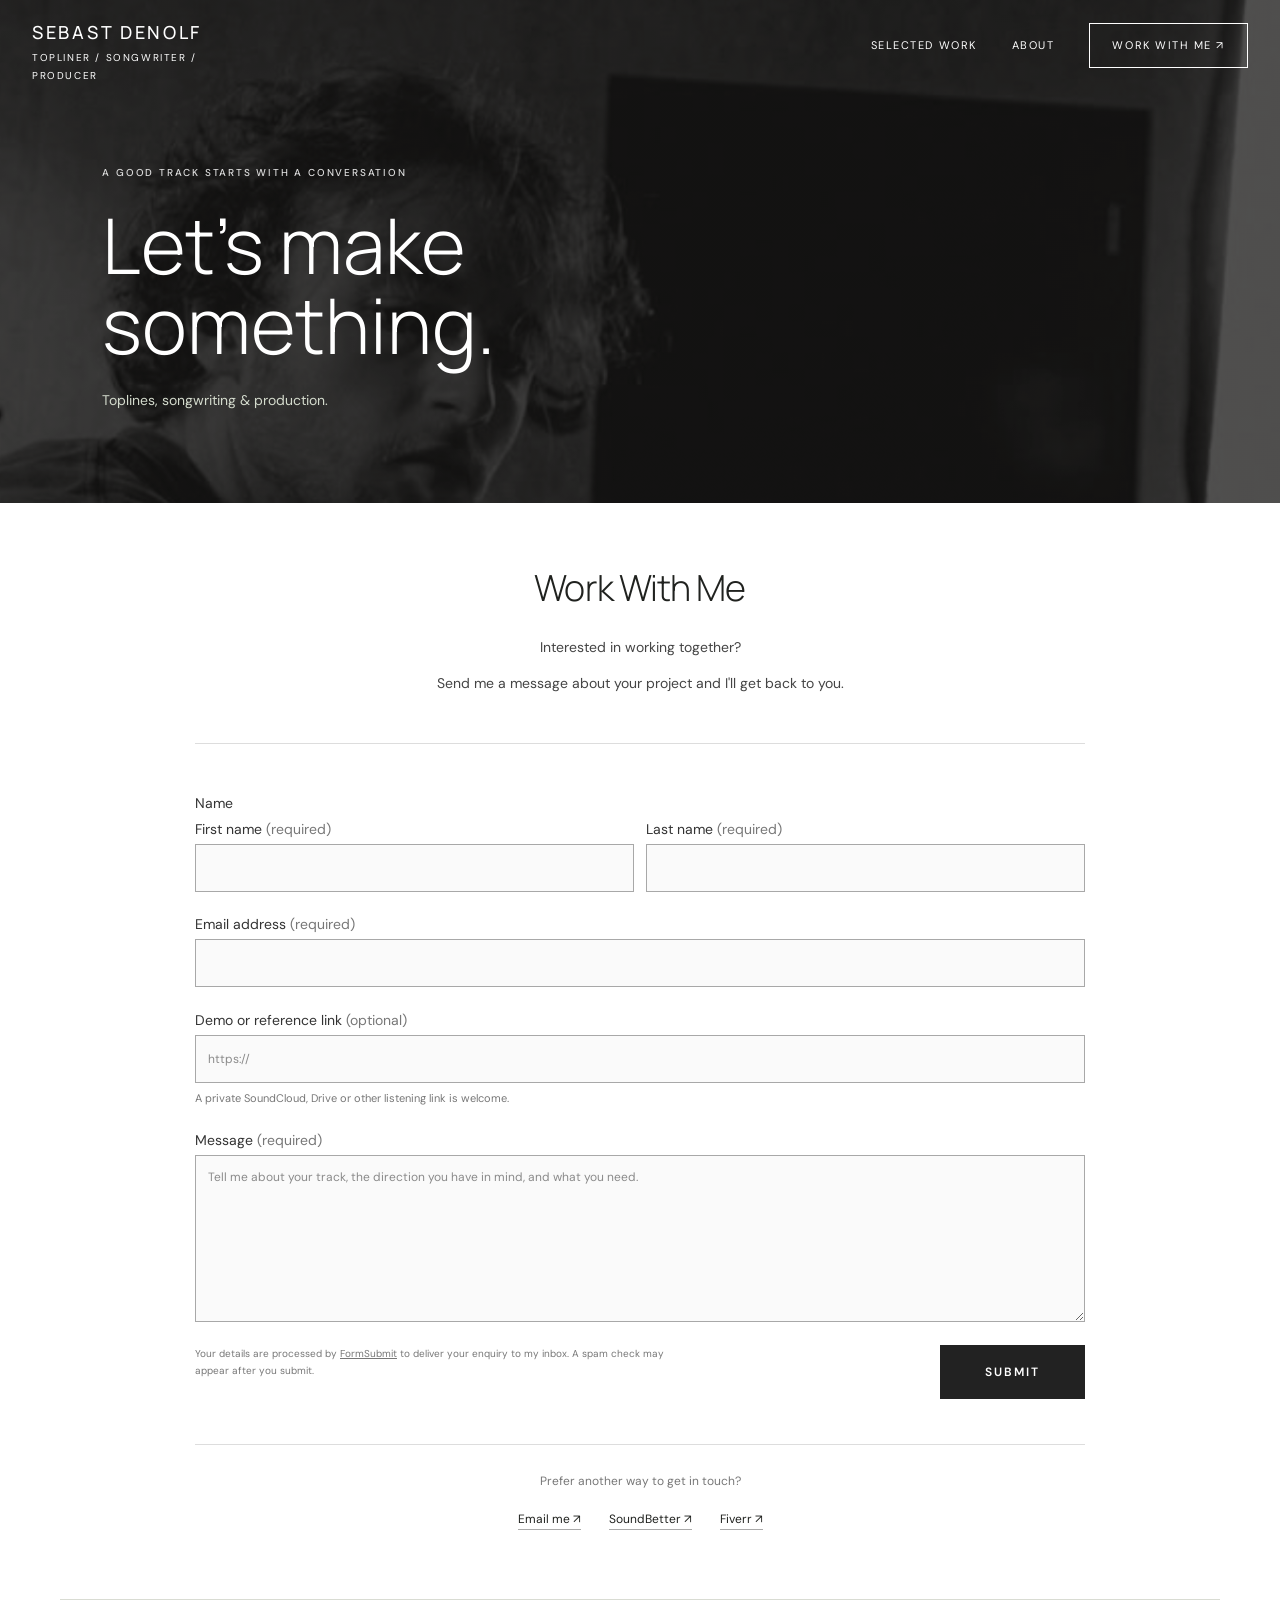
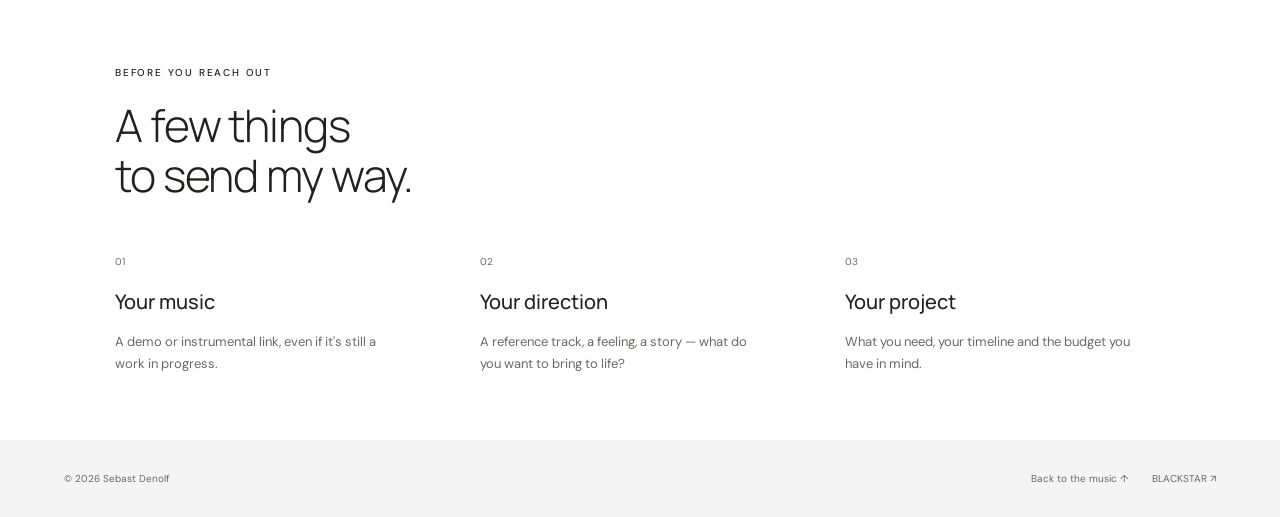
<file: work-with-me.html>
<!doctype html><html lang="en"><head><meta charset="utf-8"><meta name="viewport" content="width=device-width,initial-scale=1"><title>Work With Me — Sebast Denolf</title><meta name="description" content="Need a topline, lyrics or production? Work with Sebast Denolf on your next track."><link rel="icon" href="favicon.svg" type="image/svg+xml"><link rel="stylesheet" href="style.css?v=3"></head><body class="contact-page reference-layout"><a class="skip" href="#main">Skip to content</a><header class="site-header"><a class="wordmark" href="index.html">SEBAST DENOLF<span>TOPLINER / SONGWRITER / PRODUCER</span></a><nav aria-label="Main navigation"><a href="index.html#work">Selected work</a><a href="index.html#about">About</a><a class="nav-cta" href="work-with-me.html" aria-current="page">Work with me ↗</a></nav></header><main id="main"><section class="contact-hero"><div><p class="eyebrow">A GOOD TRACK STARTS WITH A CONVERSATION</p><h1>Let's make<br><em>something.</em></h1><p>Toplines, songwriting & production.</p></div></section><section class="contact-form-section section" id="contact"><div class="form-introduction"><h2>Work With Me</h2><p>Interested in working together?</p><p>Send me a message about your project and I'll get back to you.</p></div><div class="form-confirmation" id="contact-confirmation" role="status" hidden><h3 tabindex="-1">Thank you for reaching out.</h3><p>Your enquiry has been submitted. I'll get back to you as soon as I can.</p><a class="button" href="work-with-me.html#contact">SEND ANOTHER MESSAGE</a></div><form class="enquiry-form" id="enquiry-form" action="https://formsubmit.co/sebast.denolf@gmail.com" method="POST"><input type="hidden" name="_subject" value="New collaboration enquiry — Sebast Denolf"><input type="hidden" name="_template" value="table"><input type="hidden" name="_next" value="https://sebastdenolf-maker.github.io/sebast-denolf-website/work-with-me.html?sent=1#contact"><input type="hidden" name="_url" value="https://sebastdenolf-maker.github.io/sebast-denolf-website/work-with-me.html"><div class="form-honey" aria-hidden="true"><label for="company-website">Leave this field empty</label><input type="text" id="company-website" name="_honey" tabindex="-1" autocomplete="off"></div><fieldset class="name-fields"><legend>Name</legend><div><label for="first-name">First name <span>(required)</span></label><input id="first-name" name="First name" autocomplete="given-name" required maxlength="80"></div><div><label for="last-name">Last name <span>(required)</span></label><input id="last-name" name="Last name" autocomplete="family-name" required maxlength="80"></div></fieldset><div class="form-field"><label for="contact-email">Email address <span>(required)</span></label><input type="email" id="contact-email" name="email" autocomplete="email" required maxlength="254"></div><div class="form-field"><label for="demo-link">Demo or reference link <span>(optional)</span></label><input type="url" id="demo-link" name="Demo or reference link" placeholder="https://" maxlength="1500" aria-describedby="demo-help"><small id="demo-help">A private SoundCloud, Drive or other listening link is welcome.</small></div><div class="form-field"><label for="contact-message">Message <span>(required)</span></label><textarea id="contact-message" name="message" rows="6" required minlength="10" maxlength="10000" placeholder="Tell me about your track, the direction you have in mind, and what you need."></textarea></div><div class="form-bottom"><p class="form-note">Your details are processed by <a href="https://formsubmit.co/privacy.pdf" target="_blank" rel="noopener noreferrer">FormSubmit</a> to deliver your enquiry to my inbox. A spam check may appear after you submit.</p><button type="submit" class="button form-submit">SUBMIT</button></div></form><div class="contact-alternatives"><p>Prefer another way to get in touch?</p><a href="mailto:sebast.denolf@gmail.com">Email me ↗</a><a href="https://soundbetter.com/profiles/750223-bastian" target="_blank" rel="noopener noreferrer">SoundBetter ↗</a><a href="https://pro.fiverr.com/freelancers/sebast_denolf?public_mode=true" target="_blank" rel="noopener noreferrer">Fiverr ↗</a></div></section><section class="project-brief section"><p class="eyebrow">BEFORE YOU REACH OUT</p><h2>A few things<br><em>to send my way.</em></h2><div class="brief-grid"><div><span>01</span><h3>Your music</h3><p>A demo or instrumental link, even if it's still a work in progress.</p></div><div><span>02</span><h3>Your direction</h3><p>A reference track, a feeling, a story — what do you want to bring to life?</p></div><div><span>03</span><h3>Your project</h3><p>What you need, your timeline and the budget you have in mind.</p></div></div></section></main><footer><span>© <span class="year">2026</span> Sebast Denolf</span><div><a href="index.html">Back to the music ↑</a><a href="https://linktr.ee/BLACKSTAR_" target="_blank" rel="noopener noreferrer">BLACKSTAR ↗</a></div></footer><script src="script.js?v=3"></script></body></html>
</file>
<file: style.css>
@import url('https://fonts.googleapis.com/css2?family=DM+Sans:wght@400;500;600;700&family=Manrope:wght@300;400;500;600;700;800&display=swap');
:root{--ink:#20221f;--paper:#faf9f6;--muted:#676b64;--line:#d9dcd3;--accent:#c8d6ad;--dark:#171b17}*{box-sizing:border-box}html{scroll-behavior:smooth;scroll-padding-top:100px}body{margin:0;background:var(--paper);color:var(--ink);font:16px/1.7 'DM Sans',sans-serif}a{color:inherit;text-decoration:none}button,input,select,textarea{font:inherit}button,a{-webkit-tap-highlight-color:transparent}a:focus-visible,button:focus-visible{outline:3px solid #7a9756;outline-offset:6px}img{max-width:100%;display:block}h1,h2,h3,p{margin:0}h1,h2,h3{font-family:'Manrope',sans-serif;font-weight:500}em{font-family:Georgia,serif;font-weight:400}p+p{margin-top:20px}.skip{position:absolute;top:-100px;left:16px;background:white;padding:12px;z-index:10}.skip:focus{top:8px}.site-header{height:106px;display:flex;justify-content:space-between;align-items:center;padding:0 5vw;background:var(--paper)}.wordmark{font:700 20px/1.4 'Manrope',sans-serif;letter-spacing:.11em}.wordmark span{display:block;font:500 9px/1.8 'DM Sans',sans-serif;letter-spacing:.15em;margin-top:5px}nav{display:flex;align-items:center;gap:34px;font-size:12px}nav>a:hover,.project-external:hover{color:#627d40}.nav-cta{border:1px solid #a4a89e;padding:12px 21px}.nav-cta span{margin-left:20px}.hero{min-height:650px;display:grid;grid-template-columns:1fr 1fr;background:var(--dark);color:var(--paper)}.hero-copy{padding:70px 5vw 28px;display:flex;flex-direction:column;align-items:flex-start}.eyebrow,.tiny{font:500 10px/1.5 'DM Sans',sans-serif;letter-spacing:.18em}.hero .eyebrow{color:var(--accent);margin-bottom:30px}h1{font-size:clamp(64px,7.1vw,112px);line-height:1.04;letter-spacing:-.055em}h1 em{color:var(--accent)}.hero-intro{max-width:390px;color:#d0d4ca;font-size:17px;line-height:1.75;margin-top:28px}.hero-audience{font-size:12px;letter-spacing:.04em;color:#b7c5a1;margin-top:15px}.hero-actions{display:flex;align-items:center;gap:27px;margin:32px 0 50px}.button{display:inline-flex;align-items:center;justify-content:center;gap:25px;padding:15px 24px;border:1px solid transparent;font-size:12px;font-weight:600}.button.light{background:var(--paper);color:var(--ink)}.button.light:hover{background:var(--accent)}.text-link{font-size:12px;border-bottom:1px solid #7a8173;padding-bottom:5px}.hero-foot{margin-top:auto;width:100%;display:flex;justify-content:space-between;gap:15px;border-top:1px solid #444b40;padding-top:18px;color:#b5bdad;font-size:8px;letter-spacing:.1em}.hero-photo{position:relative;overflow:hidden;min-height:650px}.hero-photo img{position:absolute;width:100%;height:100%;object-fit:cover;object-position:center 35%;transform:scale(1.08);filter:saturate(.65)}.hero-photo:after{content:'';position:absolute;inset:0;background:linear-gradient(0deg,rgba(0,0,0,.48),transparent 45%)}.photo-caption{position:absolute;bottom:30px;left:30px;color:#f4f4eb;z-index:1;font-size:9px;letter-spacing:.18em}.section{padding:95px 8vw}.section-heading{display:grid;grid-template-columns:1fr 2fr 1.5fr;gap:35px;align-items:start;margin-bottom:45px}.section-heading .eyebrow{margin-top:12px}.section-heading>p:last-child{color:var(--muted);max-width:290px;font-size:14px;padding-top:10px}h2{font-size:clamp(38px,4vw,61px);line-height:1.12;letter-spacing:-.04em}.portfolio-links{display:grid;grid-template-columns:1fr 1fr;gap:24px}.portfolio-links>a{position:relative;padding:37px;border:1px solid var(--line);transition:background .2s}.portfolio-links>a:hover{background:#edf0e6}.portfolio-links h3{font-size:27px;letter-spacing:-.035em;margin:24px 0 6px}.portfolio-links>a>span:not(.tiny){font-size:13px;color:var(--muted)}.portfolio-links b{position:absolute;right:34px;top:32px;font-size:24px;font-weight:400}.selected{background:white}.project{max-width:960px;margin:0 auto;padding:48px 0 62px;border-top:1px solid var(--line)}.project-head{display:flex;align-items:flex-end;justify-content:space-between;gap:24px;margin-bottom:25px}.tiny{color:var(--muted);font-size:9px}.project h3{font-size:clamp(28px,3.5vw,43px);letter-spacing:-.04em;margin-top:10px;line-height:1.2}.artist{font-size:14px;color:var(--muted);margin-top:7px}.credits{font-size:10px;text-align:right;color:var(--muted)}.credits strong{font-weight:500;font-size:11px;color:var(--ink)}iframe{border:0;width:100%;display:block}.spotify{border-radius:12px;margin:0 0 20px;background:#ededeb}.video{position:relative;aspect-ratio:16/9;overflow:hidden;background:var(--dark)}.video>img{width:100%;height:100%;object-fit:cover;opacity:.52}.video-play{position:absolute;inset:0;z-index:1;width:100%;height:100%;display:flex;align-items:center;justify-content:center;flex-direction:column;border:0;background:transparent;color:white;cursor:pointer;gap:13px;font-size:10px;letter-spacing:.14em}.play-symbol{display:grid;place-items:center;border:1px solid #ffffffa0;width:60px;height:60px;border-radius:50%;font-size:18px;padding-left:3px;background:#0004}.video-play:hover .play-symbol{background:var(--paper);color:var(--ink)}.video-play small{font-size:9px;letter-spacing:0;color:#e0e0e0}.video iframe{height:100%}.project-external{display:inline-block;margin-top:15px;font-size:11px;border-bottom:1px solid var(--line)}.last-project{padding-bottom:0}.about{background:#edf0e7}.about>.eyebrow{margin-bottom:38px}.about-grid{display:grid;grid-template-columns:1fr 1fr;gap:9vw}.about-grid>div{font-size:14px;color:#555e50}.about-grid .lead{font-size:21px;line-height:1.5;color:var(--ink);margin-bottom:24px}.education{font-size:11px;padding-top:15px}.dark-link{display:inline-block;color:var(--ink);margin-top:25px}.closing{background:var(--dark);color:var(--paper);text-align:center;padding:85px 20px}.closing .eyebrow{color:var(--accent)}.closing h2{font-size:clamp(50px,6vw,83px);margin:20px 0 30px}.closing em{color:var(--accent)}footer{display:flex;justify-content:space-between;gap:20px;padding:30px 5vw;font-size:10px;color:var(--muted)}footer>div{display:flex;gap:23px}.contact-hero{padding:70px 8vw 80px;color:white;background:var(--dark);position:relative;overflow:hidden}.contact-hero:before{content:'';position:absolute;inset:0;background:linear-gradient(90deg,#171b17 8%,#171b17ad 70%),url('sebast-studio.png') center 65%/cover;opacity:.7}.contact-hero>div{position:relative}.contact-hero .eyebrow{color:var(--accent);margin-bottom:25px}.contact-hero h1{font-size:clamp(60px,7vw,95px)}.contact-hero p:last-child{margin-top:24px;color:#d4dbcd;font-size:14px}.contact-content{display:grid;grid-template-columns:1fr 1fr;gap:9vw}.contact-intro h2{margin:25px 0}.contact-intro>p:not(.eyebrow){font-size:14px;color:var(--muted);max-width:390px}.contact-option{display:block;padding:27px 0;border-bottom:1px solid var(--line)}.contact-option:first-child{padding-top:0}.contact-option h3{font-size:26px;letter-spacing:-.025em;margin:10px 0}.contact-option h3 span{float:right;font-size:22px}.contact-option p{font-size:13px;color:var(--muted);max-width:350px}.contact-option:hover h3{color:#627d40}.compact h3{font-size:17px}.project-brief{border-top:1px solid var(--line);padding-top:60px}.project-brief h2{margin-top:20px}.brief-grid{display:grid;grid-template-columns:repeat(3,1fr);gap:45px;margin-top:45px}.brief-grid>div>span{font-size:10px;color:var(--muted)}.brief-grid h3{font-size:20px;margin:12px 0}.brief-grid p{font-size:13px;color:var(--muted);max-width:290px}@media(min-width:1600px){.hero{min-height:780px}.hero-copy{padding-top:100px}.hero-photo{min-height:780px}}@media(max-width:1000px){.site-header{padding:0 5vw;height:95px}nav{gap:18px}.wordmark{font-size:16px}.wordmark span{font-size:7px}.hero-copy{padding-top:55px}.hero-actions{align-items:flex-start;flex-direction:column;gap:20px}.hero-foot{flex-direction:column;gap:5px}.section{padding:70px 6vw}.section-heading{grid-template-columns:1fr 2fr}.section-heading>p:last-child{grid-column:2}.section-heading h2{font-size:43px}}@media(max-width:680px){html{scroll-padding-top:20px}.site-header{height:88px}.wordmark{font-size:14px}.wordmark span{font-size:6px}nav>a:not(.nav-cta){display:none}.nav-cta{padding:10px 12px;font-size:10px}.nav-cta span{margin-left:8px}.hero{grid-template-columns:1fr}.hero-copy{padding:45px 7vw 25px}.hero h1{font-size:76px}.hero .eyebrow{margin-bottom:25px}.hero-intro{font-size:15px}.hero-actions{flex-direction:row;align-items:center;gap:20px;margin-bottom:40px}.hero-actions .text-link{font-size:10px;max-width:125px}.button{font-size:11px;padding:14px 17px;gap:15px}.hero-foot{flex-direction:row;font-size:7px}.hero-photo{min-height:440px}.hero-photo img{object-position:center 35%;transform:scale(1.08)}.section{padding:60px 7vw}.section-heading{display:block;margin-bottom:32px}.section-heading h2{font-size:43px;margin:18px 0}.section-heading>p:last-child{max-width:100%;padding:0}.portfolio-links{grid-template-columns:1fr;gap:16px}.portfolio-links>a{padding:28px}.portfolio-links h3{font-size:25px;margin-top:20px}.project{padding:34px 0 40px}.project-head{display:block}.credits{text-align:left;margin-top:18px}.project h3{font-size:31px}.video-play{gap:7px}.play-symbol{width:44px;height:44px;font-size:14px}.video-play small{font-size:8px}.about-grid,.contact-content{grid-template-columns:1fr;gap:35px}.about-grid h2{font-size:42px}.about-grid .lead{font-size:20px}.closing{padding:65px 20px}footer{padding:25px 7vw;flex-direction:column;gap:15px}footer>div{gap:20px;flex-wrap:wrap}.contact-hero{padding:55px 7vw 65px}.contact-hero .eyebrow{font-size:8px}.contact-hero h1{font-size:66px}.contact-options{margin-top:10px}.brief-grid{grid-template-columns:1fr;gap:26px;margin-top:35px}.brief-grid>div{border-top:1px solid var(--line);padding-top:20px}.brief-grid p{max-width:100%}}@media(prefers-reduced-motion:reduce){html{scroll-behavior:auto}*{transition:none!important}}

/* Full-width portrait and restrained typography, based on the supplied reference. */
.reference-layout{--paper:#fff;--accent:#e4e1dc;background:#fff}
.reference-layout .site-header{position:absolute;z-index:5;top:0;left:0;width:100%;height:100px;background:transparent;color:white;padding:20px 32px;align-items:flex-start}
.reference-layout .wordmark{font-weight:500;font-size:18px;letter-spacing:.15em;line-height:1.35;max-width:250px}
.reference-layout .wordmark span{font-size:10px;font-weight:400;letter-spacing:.16em;max-width:235px;margin-top:5px}
.reference-layout nav{padding-top:3px;gap:35px;text-transform:uppercase;font-size:11px;letter-spacing:.14em}
.reference-layout .nav-cta{border-color:#fff;padding:12px 22px}
.reference-layout nav>a:hover{color:#d4d4d4}
.reference-layout .reference-hero{position:relative;display:flex;align-items:center;justify-content:center;height:78vh;min-height:580px;max-height:860px;background:#191715;isolation:isolate}
.reference-hero .hero-photo{position:absolute;inset:0;min-height:0;z-index:-2;overflow:hidden}
.reference-hero .hero-photo img{height:100%;width:100%;object-fit:cover;object-position:center 30%;transform:none;filter:grayscale(1) brightness(.73)}
.reference-hero .hero-photo:after{background:linear-gradient(90deg,rgba(17,14,12,.6),rgba(17,14,12,.22) 50%,rgba(17,14,12,.6))}
.reference-hero .hero-copy{position:relative;display:flex;flex-direction:column;align-items:center;text-align:center;padding:100px 20px 35px;width:100%;color:white}
.reference-hero .hero-name{font-size:15px;font-weight:300;letter-spacing:.25em;color:#ddd;margin:0 0 20px}
.reference-layout .reference-hero h1{font-family:'Manrope',sans-serif;font-size:clamp(54px,6vw,88px);font-weight:300;line-height:1.2;letter-spacing:.015em;animation:important-title-in 1s ease 1s both}
.reference-hero .hero-listen{margin-top:27px;color:white;background:transparent;border:1px solid #c5c0bb;padding:12px 28px;font-size:11px;letter-spacing:.15em;font-weight:500}
.reference-hero .hero-listen:hover{background:#fff;color:#222}
.reference-intro{max-width:1040px;margin:auto;padding:70px 30px 65px;font-size:14px;line-height:1.9;color:#454545}
.reference-intro .intro-credits{font-size:12px;letter-spacing:.06em;margin-bottom:28px}
.reference-intro .intro-more{display:flex;width:fit-content;margin:42px auto 0;background:transparent;border:1px solid #222;border-radius:0;font-size:11px;letter-spacing:.15em;font-weight:500}
.reference-intro .intro-more:hover{background:#222;color:white}
.reference-layout h2{font-weight:300;letter-spacing:-.025em;font-size:clamp(34px,3.5vw,50px)}
.reference-layout h2 em,.reference-layout .contact-hero h1 em{font-family:inherit;font-style:normal;font-weight:300;color:inherit}
.reference-layout .section{max-width:1160px;margin:auto;padding:65px 55px}
.reference-layout .listening{border-top:1px solid #e2e2e2}
.reference-layout .portfolio-links>a{padding:28px;border-color:#ddd}
.reference-layout .portfolio-links h3{font-size:23px;font-weight:400}
.reference-layout .portfolio-links>a:hover{background:#f5f5f5}
.reference-layout .project{max-width:none;padding-top:45px}
.reference-layout .project h3{font-size:21px;font-weight:600;letter-spacing:0}
.reference-layout .project .artist{font-size:14px}
.reference-layout .project .tiny{letter-spacing:.1em}
.reference-layout .about{background:white;border-top:1px solid #ddd}
.reference-layout .closing{background:#24211e;color:white}
.reference-layout .closing em{color:white}
.reference-layout .closing h2{font-size:clamp(44px,5vw,70px)}
.reference-layout footer{background:#f4f4f4}
.reference-layout .contact-hero{padding-top:165px;padding-bottom:90px;background:#191715}
.reference-layout .contact-hero:before{background:linear-gradient(#1a1613a3,#1a1613a3),url('sebast-studio.png') center 30%/cover;filter:grayscale(1)}
.reference-layout .contact-hero h1{font-size:clamp(50px,6vw,80px);font-weight:300;letter-spacing:0;animation:important-title-in 1s ease 1s both}
.reference-layout .contact-hero .eyebrow{color:#ddd}
.heading-reveal{opacity:0;transform:translateY(18px);transition:opacity .9s ease 1s,transform .9s ease 1s}
.heading-reveal.is-visible{opacity:1;transform:translateY(0)}
@keyframes important-title-in{from{opacity:0;transform:translateY(18px)}to{opacity:1;transform:translateY(0)}}
@media(max-width:680px){
.reference-layout .site-header{height:100px;padding:20px;align-items:flex-start}
.reference-layout .wordmark{font-size:13px;max-width:170px}
.reference-layout .wordmark span{font-size:7px;max-width:160px;line-height:1.7}
.reference-layout nav{padding:0}
.reference-layout .nav-cta{padding:10px;font-size:8px;letter-spacing:.1em;white-space:nowrap}
.reference-layout .reference-hero{height:88svh;min-height:620px;max-height:820px}
.reference-hero .hero-photo img{object-position:46% 85%;filter:grayscale(1) brightness(.65)}
.reference-hero .hero-copy{padding:130px 15px 25px}
.reference-hero .hero-name{font-size:12px;letter-spacing:.19em;margin-bottom:20px}
.reference-layout .reference-hero h1{font-size:clamp(40px,11.5vw,72px);line-height:1.25}
.reference-intro{padding:45px 25px;font-size:13px}
.reference-intro .intro-credits{font-size:10px}
.reference-layout .section{padding:50px 25px}
.reference-layout .project h3{font-size:21px}
.reference-layout .section-heading h2{font-size:36px}
.reference-layout .contact-hero{padding:160px 25px 65px}
.reference-layout .contact-hero h1{font-size:52px}
}
@media(prefers-reduced-motion:reduce){
.reference-layout .reference-hero h1,.reference-layout .contact-hero h1{animation:none}
.heading-reveal{opacity:1;transform:none;transition:none}
}

/* Mail enquiry form — restrained, spacious layout matching the reference. */
.reference-layout .contact-form-section{max-width:1000px;padding-top:65px;padding-bottom:65px}
.form-introduction{text-align:center;padding-bottom:48px;border-bottom:1px solid #ddd;margin-bottom:48px}
.form-introduction h2{font-size:36px;margin-bottom:28px}
.form-introduction p{font-size:14px;color:#444;margin-top:12px}
.enquiry-form{font-size:14px;color:#333}
.enquiry-form label{display:block;margin-bottom:4px;line-height:1.5}
.enquiry-form label span{color:#777}
.name-fields{border:0;padding:0;margin:0 0 22px;display:grid;grid-template-columns:1fr 1fr;gap:12px;min-width:0}
.name-fields legend{padding:0;margin-bottom:3px}
.enquiry-form input:not([type=hidden]),.enquiry-form textarea{display:block;width:100%;max-width:100%;border:1px solid #a8a8a8;border-radius:0;background:#fafafa;padding:11px 12px;font:inherit;color:#222;box-shadow:none;appearance:none}
.enquiry-form input:focus,.enquiry-form textarea:focus{outline:2px solid #555;outline-offset:2px;background:#fff}
.enquiry-form textarea{min-height:140px;resize:vertical}
.form-field{margin-bottom:23px}
.form-field small{display:block;margin-top:6px;color:#777;font-size:11px}
.enquiry-form input::placeholder,.enquiry-form textarea::placeholder{color:#8a8a8a;font-size:12px}
.form-honey{display:none!important}
.form-bottom{display:flex;gap:28px;align-items:flex-start;justify-content:space-between}
.form-note{font-size:10px;line-height:1.7;color:#777;max-width:500px}
.form-note a{text-decoration:underline}
.form-submit{border:1px solid #222;background:#222;color:white;letter-spacing:.16em;min-width:145px;padding:16px 26px;cursor:pointer}
.form-submit:hover{background:#444}
.form-submit:disabled{opacity:.65;cursor:wait}
.contact-alternatives{margin-top:45px;padding-top:26px;border-top:1px solid #ddd;text-align:center;font-size:12px}
.contact-alternatives p{color:#777;margin-bottom:13px}
.contact-alternatives>a{display:inline-block;margin:4px 14px;border-bottom:1px solid #aaa}
.form-confirmation{padding:35px 25px;background:#f5f5f3;text-align:center}
.form-confirmation[hidden],.enquiry-form[hidden]{display:none}
.form-confirmation h3{font-size:27px;font-weight:400;margin-bottom:14px}
.form-confirmation p{font-size:14px;color:#555}
.form-confirmation .button{border:1px solid #222;margin-top:22px;font-size:10px;letter-spacing:.12em}
@media(max-width:600px){.name-fields{grid-template-columns:1fr;gap:18px}.form-bottom{flex-direction:column-reverse;align-items:stretch;gap:18px}.form-submit{width:100%}.reference-layout .contact-form-section{padding:45px 25px}.form-introduction{padding-bottom:30px;margin-bottom:32px}.form-introduction h2{font-size:31px}.enquiry-form input:not([type=hidden]),.enquiry-form textarea{font-size:16px}}
</file>
